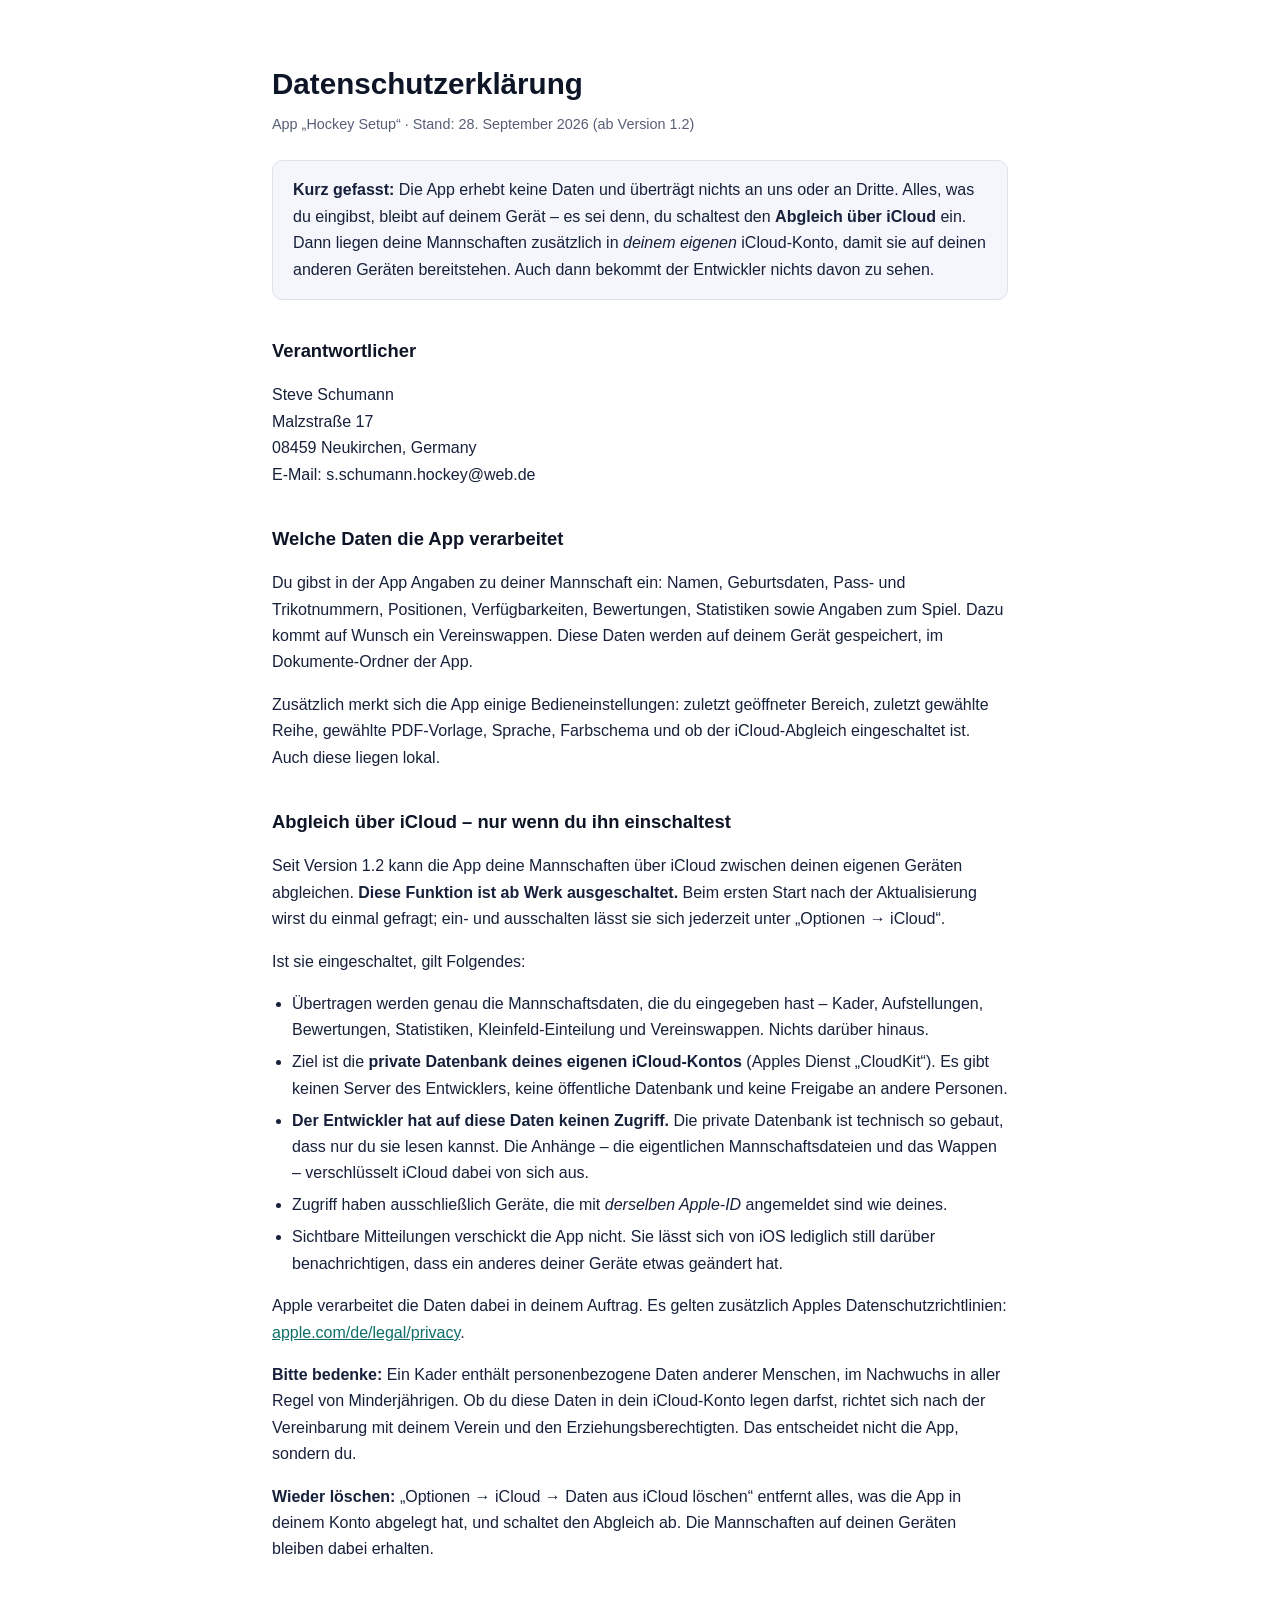
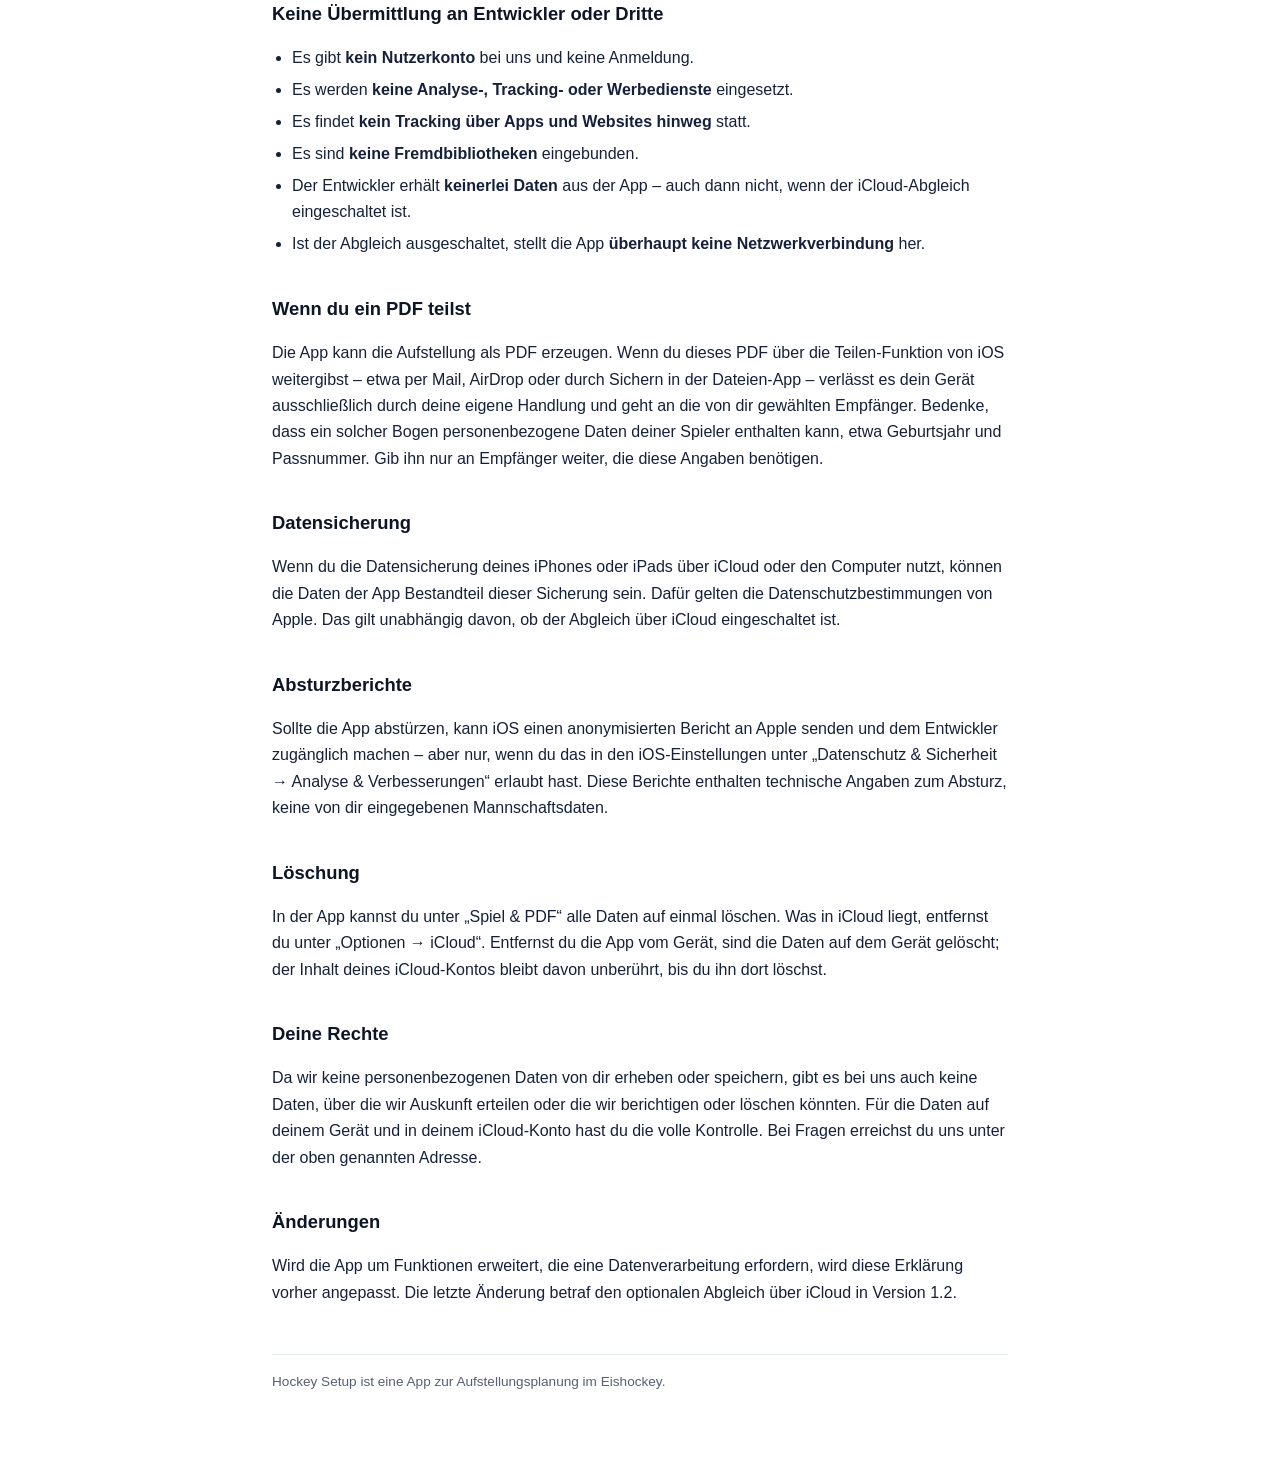
<file: datenschutz.html>
<!DOCTYPE html>
<html lang="de">
<head>
<meta charset="utf-8">
<meta name="viewport" content="width=device-width, initial-scale=1">
<title>Datenschutzerklärung – Hockey Setup</title>
<style>
  /* Bewusst immer hell, auch wenn das Gerät auf Dunkelmodus steht:
     Eine Rechtsseite soll überall gleich und gut lesbar aussehen. */
  :root { color-scheme: light; }
  body {
    font: 16px/1.65 -apple-system, BlinkMacSystemFont, "Segoe UI", Roboto, sans-serif;
    max-width: 46rem; margin: 0 auto; padding: 2.5rem 1.25rem 5rem;
    color: #16203a; background: #fff;
  }
  h1 { font-size: 1.85rem; margin-bottom: .25rem; color: #0d1526; }
  h2 { font-size: 1.15rem; margin-top: 2.25rem; color: #0d1526; }
  .stand { color: #565f75; font-size: .9rem; margin-top: 0; }
  .kasten { background: #f4f6fb; border: 1px solid #dde3ee; border-radius: 10px; padding: 1rem 1.25rem; margin: 1.5rem 0; }
  ul { padding-left: 1.25rem; }
  li { margin: .35rem 0; }
  a { color: #0e6f69; }
  footer { margin-top: 3rem; font-size: .85rem; color: #565f75; border-top: 1px solid #e6eaf2; padding-top: 1rem; }
</style>
</head>
<body>

<h1>Datenschutzerklärung</h1>
<p class="stand">App „Hockey Setup“ · Stand: 28. September 2026 (ab Version 1.2)</p>

<div class="kasten">
  <strong>Kurz gefasst:</strong> Die App erhebt keine Daten und überträgt nichts
  an uns oder an Dritte. Alles, was du eingibst, bleibt auf deinem Gerät – es sei
  denn, du schaltest den <strong>Abgleich über iCloud</strong> ein. Dann liegen
  deine Mannschaften zusätzlich in <em>deinem eigenen</em> iCloud-Konto, damit
  sie auf deinen anderen Geräten bereitstehen. Auch dann bekommt der Entwickler
  nichts davon zu sehen.
</div>

<h2>Verantwortlicher</h2>
<p>
  Steve Schumann<br>
  Malzstraße 17<br>
  08459 Neukirchen, Germany<br>
  E-Mail: s.schumann.hockey@web.de
</p>

<h2>Welche Daten die App verarbeitet</h2>
<p>
  Du gibst in der App Angaben zu deiner Mannschaft ein: Namen, Geburtsdaten,
  Pass- und Trikotnummern, Positionen, Verfügbarkeiten, Bewertungen, Statistiken
  sowie Angaben zum Spiel. Dazu kommt auf Wunsch ein Vereinswappen. Diese Daten
  werden auf deinem Gerät gespeichert, im Dokumente-Ordner der App.
</p>
<p>
  Zusätzlich merkt sich die App einige Bedieneinstellungen: zuletzt geöffneter
  Bereich, zuletzt gewählte Reihe, gewählte PDF-Vorlage, Sprache, Farbschema und
  ob der iCloud-Abgleich eingeschaltet ist. Auch diese liegen lokal.
</p>

<h2>Abgleich über iCloud – nur wenn du ihn einschaltest</h2>
<p>
  Seit Version 1.2 kann die App deine Mannschaften über iCloud zwischen deinen
  eigenen Geräten abgleichen. <strong>Diese Funktion ist ab Werk
  ausgeschaltet.</strong> Beim ersten Start nach der Aktualisierung wirst du
  einmal gefragt; ein- und ausschalten lässt sie sich jederzeit unter
  „Optionen → iCloud“.
</p>
<p>Ist sie eingeschaltet, gilt Folgendes:</p>
<ul>
  <li>
    Übertragen werden genau die Mannschaftsdaten, die du eingegeben hast –
    Kader, Aufstellungen, Bewertungen, Statistiken, Kleinfeld-Einteilung und
    Vereinswappen. Nichts darüber hinaus.
  </li>
  <li>
    Ziel ist die <strong>private Datenbank deines eigenen iCloud-Kontos</strong>
    (Apples Dienst „CloudKit“). Es gibt keinen Server des Entwicklers, keine
    öffentliche Datenbank und keine Freigabe an andere Personen.
  </li>
  <li>
    <strong>Der Entwickler hat auf diese Daten keinen Zugriff.</strong> Die
    private Datenbank ist technisch so gebaut, dass nur du sie lesen kannst.
    Die Anhänge – die eigentlichen Mannschaftsdateien und das Wappen –
    verschlüsselt iCloud dabei von sich aus.
  </li>
  <li>
    Zugriff haben ausschließlich Geräte, die mit <em>derselben Apple-ID</em>
    angemeldet sind wie deines.
  </li>
  <li>
    Sichtbare Mitteilungen verschickt die App nicht. Sie lässt sich von iOS
    lediglich still darüber benachrichtigen, dass ein anderes deiner Geräte
    etwas geändert hat.
  </li>
</ul>
<p>
  Apple verarbeitet die Daten dabei in deinem Auftrag. Es gelten zusätzlich
  Apples Datenschutzrichtlinien:
  <a href="https://www.apple.com/de/legal/privacy/">apple.com/de/legal/privacy</a>.
</p>
<p>
  <strong>Bitte bedenke:</strong> Ein Kader enthält personenbezogene Daten
  anderer Menschen, im Nachwuchs in aller Regel von Minderjährigen. Ob du diese
  Daten in dein iCloud-Konto legen darfst, richtet sich nach der Vereinbarung mit
  deinem Verein und den Erziehungsberechtigten. Das entscheidet nicht die App,
  sondern du.
</p>
<p>
  <strong>Wieder löschen:</strong> „Optionen → iCloud → Daten aus iCloud löschen“
  entfernt alles, was die App in deinem Konto abgelegt hat, und schaltet den
  Abgleich ab. Die Mannschaften auf deinen Geräten bleiben dabei erhalten.
</p>

<h2>Keine Übermittlung an Entwickler oder Dritte</h2>
<ul>
  <li>Es gibt <strong>kein Nutzerkonto</strong> bei uns und keine Anmeldung.</li>
  <li>Es werden <strong>keine Analyse-, Tracking- oder Werbedienste</strong> eingesetzt.</li>
  <li>Es findet <strong>kein Tracking über Apps und Websites hinweg</strong> statt.</li>
  <li>Es sind <strong>keine Fremdbibliotheken</strong> eingebunden.</li>
  <li>Der Entwickler erhält <strong>keinerlei Daten</strong> aus der App – auch
      dann nicht, wenn der iCloud-Abgleich eingeschaltet ist.</li>
  <li>Ist der Abgleich ausgeschaltet, stellt die App <strong>überhaupt keine
      Netzwerkverbindung</strong> her.</li>
</ul>

<h2>Wenn du ein PDF teilst</h2>
<p>
  Die App kann die Aufstellung als PDF erzeugen. Wenn du dieses PDF über die
  Teilen-Funktion von iOS weitergibst – etwa per Mail, AirDrop oder durch
  Sichern in der Dateien-App – verlässt es dein Gerät ausschließlich durch deine
  eigene Handlung und geht an die von dir gewählten Empfänger. Bedenke, dass ein
  solcher Bogen personenbezogene Daten deiner Spieler enthalten kann, etwa
  Geburtsjahr und Passnummer. Gib ihn nur an Empfänger weiter, die diese Angaben
  benötigen.
</p>

<h2>Datensicherung</h2>
<p>
  Wenn du die Datensicherung deines iPhones oder iPads über iCloud oder den
  Computer nutzt, können die Daten der App Bestandteil dieser Sicherung sein.
  Dafür gelten die Datenschutzbestimmungen von Apple. Das gilt unabhängig davon,
  ob der Abgleich über iCloud eingeschaltet ist.
</p>

<h2>Absturzberichte</h2>
<p>
  Sollte die App abstürzen, kann iOS einen anonymisierten Bericht an Apple
  senden und dem Entwickler zugänglich machen – aber nur, wenn du das in den
  iOS-Einstellungen unter „Datenschutz &amp; Sicherheit → Analyse &amp;
  Verbesserungen“ erlaubt hast. Diese Berichte enthalten technische Angaben zum
  Absturz, keine von dir eingegebenen Mannschaftsdaten.
</p>

<h2>Löschung</h2>
<p>
  In der App kannst du unter „Spiel &amp; PDF“ alle Daten auf einmal löschen.
  Was in iCloud liegt, entfernst du unter „Optionen → iCloud“. Entfernst du die
  App vom Gerät, sind die Daten auf dem Gerät gelöscht; der Inhalt deines
  iCloud-Kontos bleibt davon unberührt, bis du ihn dort löschst.
</p>

<h2>Deine Rechte</h2>
<p>
  Da wir keine personenbezogenen Daten von dir erheben oder speichern, gibt es
  bei uns auch keine Daten, über die wir Auskunft erteilen oder die wir
  berichtigen oder löschen könnten. Für die Daten auf deinem Gerät und in deinem
  iCloud-Konto hast du die volle Kontrolle. Bei Fragen erreichst du uns unter der
  oben genannten Adresse.
</p>

<h2>Änderungen</h2>
<p>
  Wird die App um Funktionen erweitert, die eine Datenverarbeitung erfordern,
  wird diese Erklärung vorher angepasst. Die letzte Änderung betraf den
  optionalen Abgleich über iCloud in Version 1.2.
</p>

<footer>
  Hockey Setup ist eine App zur Aufstellungsplanung im Eishockey.
</footer>

</body>
</html>
</file>
